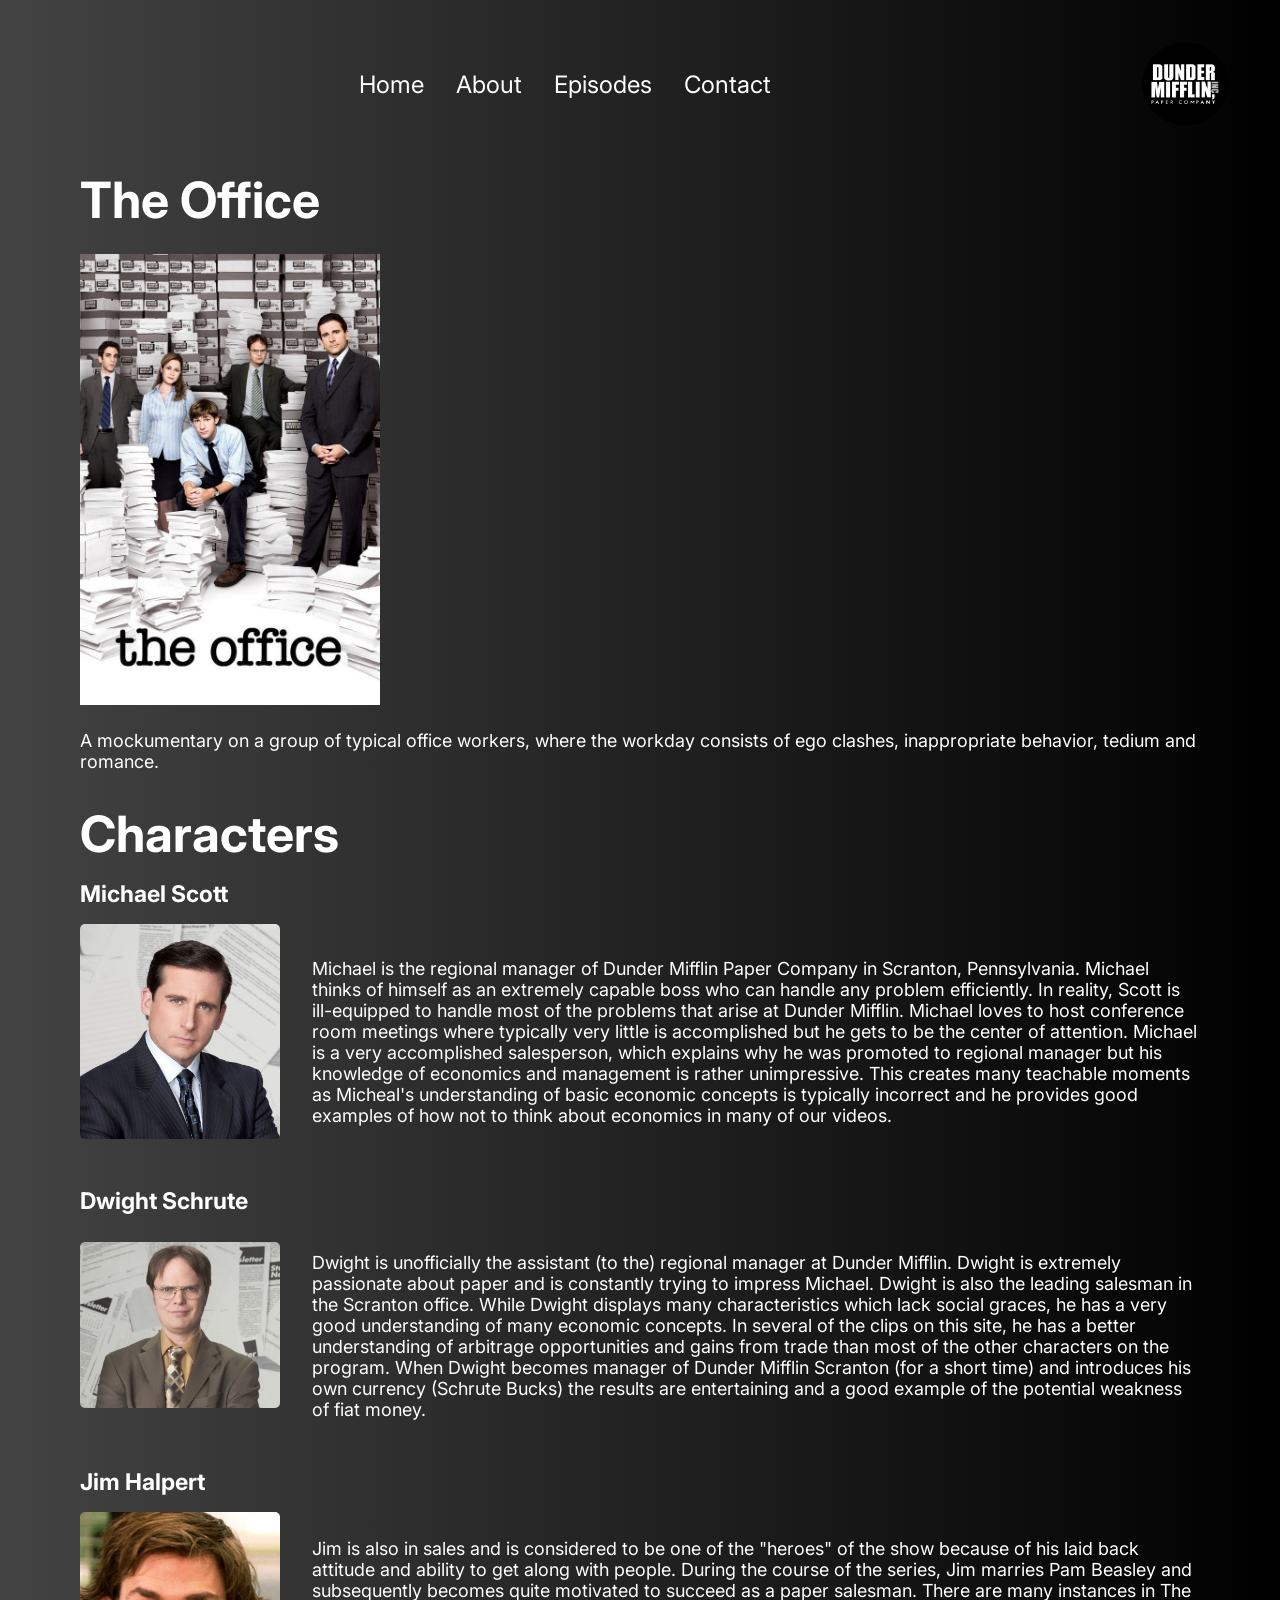
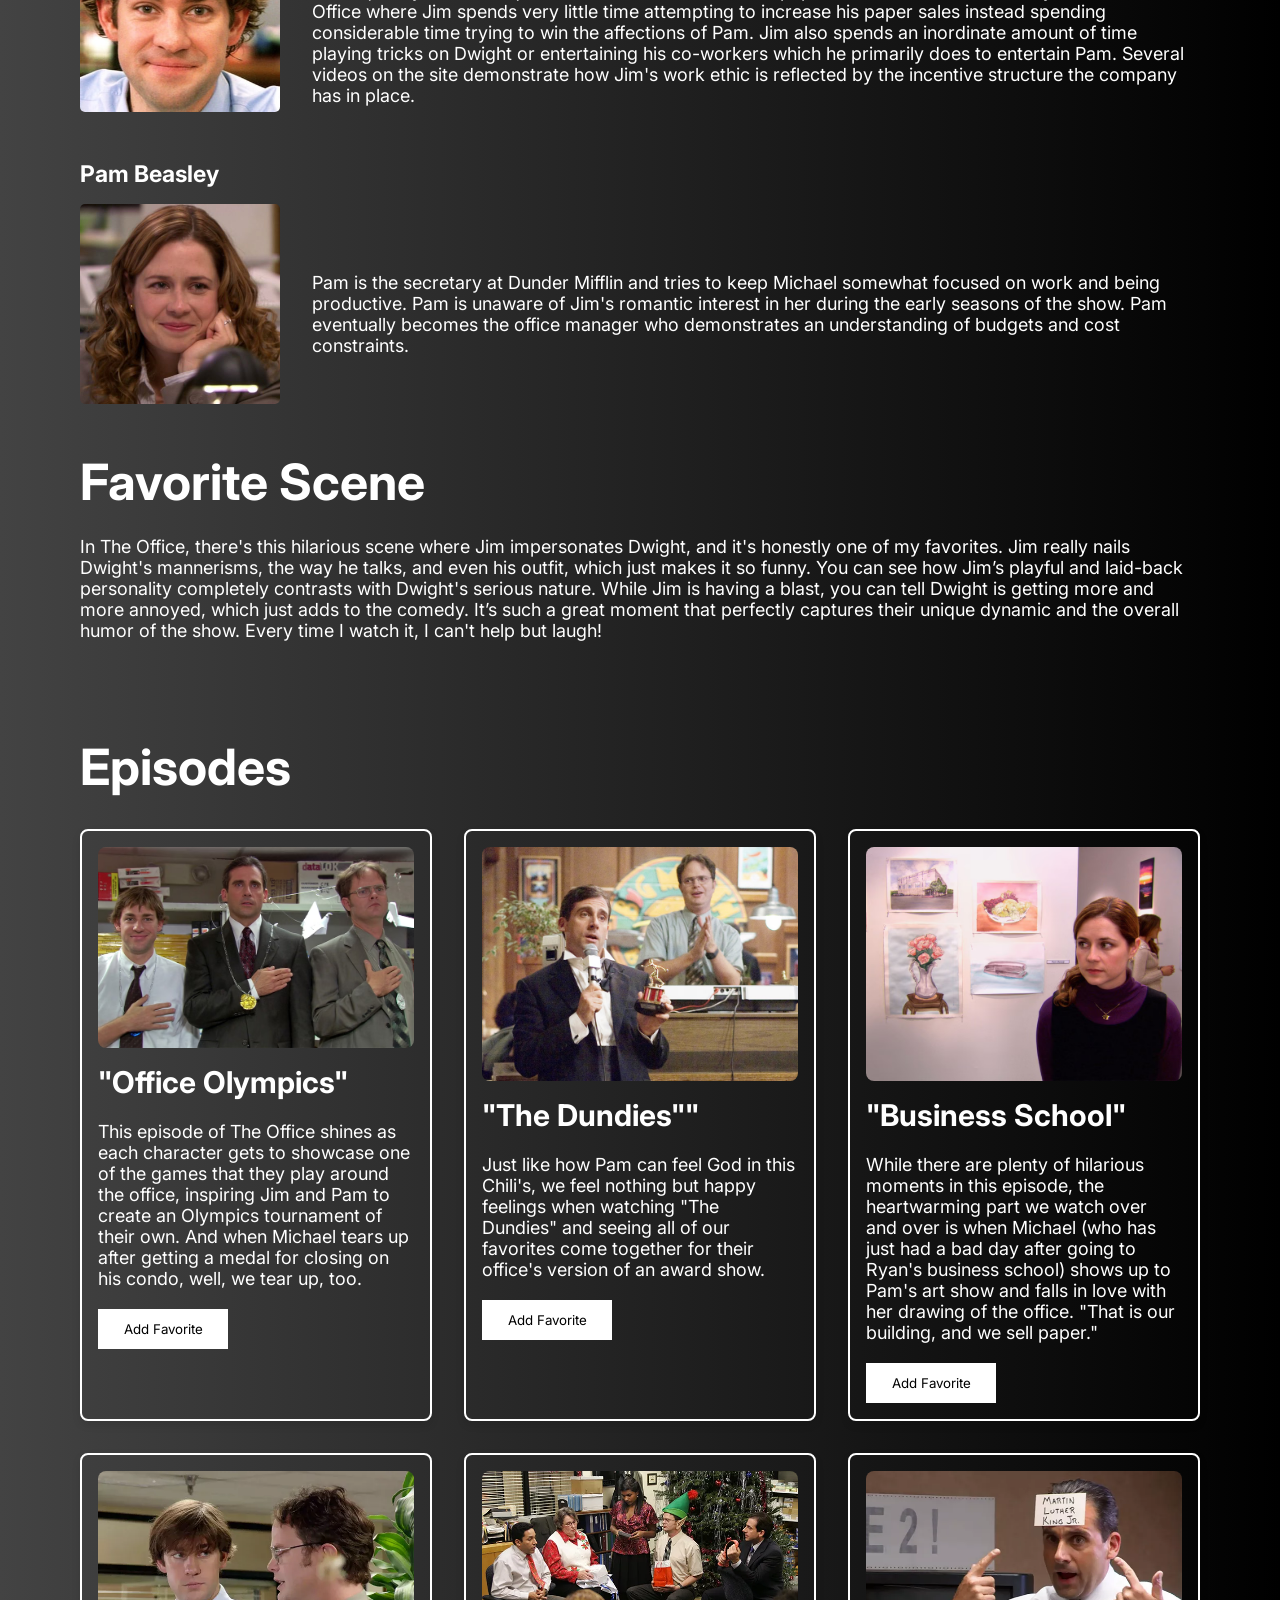
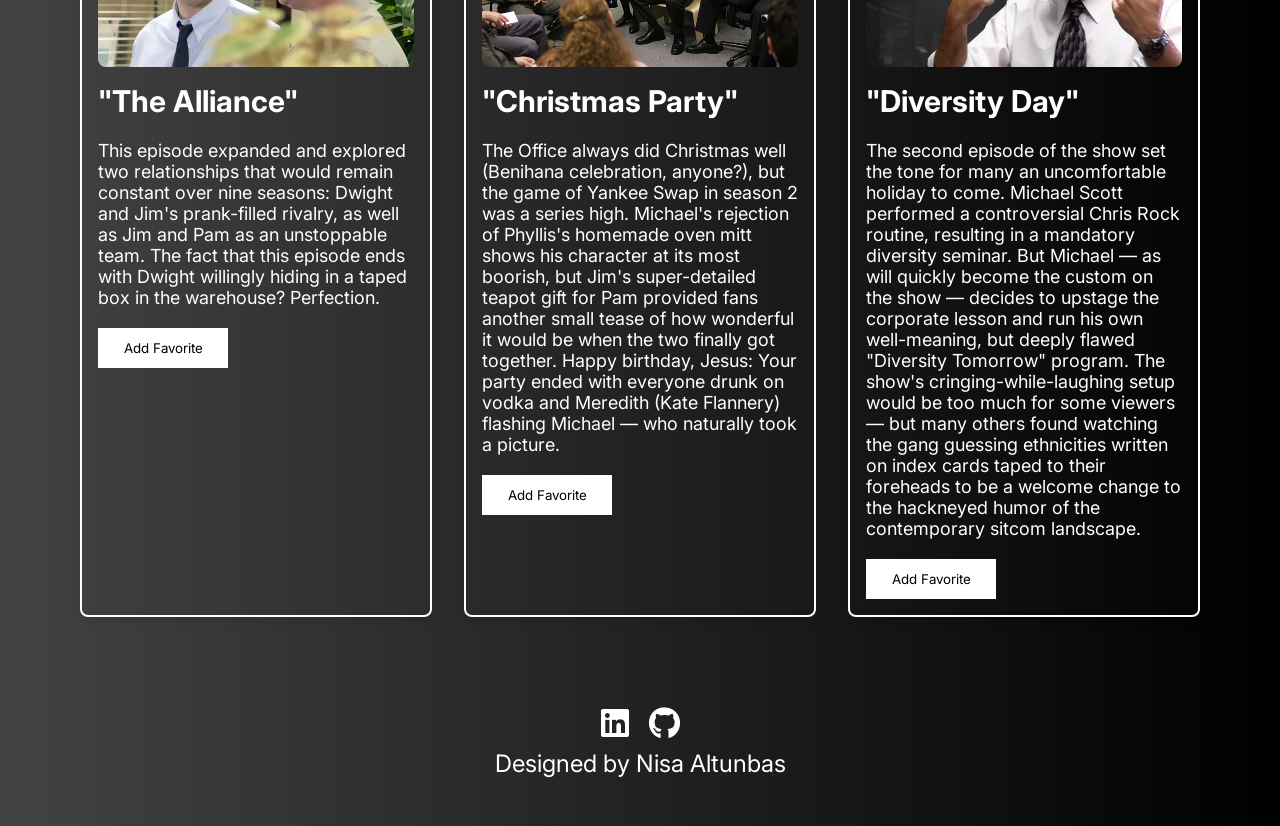
<file: project1/index.html>
<!DOCTYPE html>
<html lang="en">

<head>
    <meta charset="UTF-8">
    <meta name="viewport" content="width=device-width, initial-scale=1.0">
    <title>The Office</title>
    <link rel="stylesheet" href="style.css">
    <link rel="stylesheet" href="https://cdnjs.cloudflare.com/ajax/libs/font-awesome/6.7.2/css/all.min.css"
        integrity="sha512-Evv84Mr4kqVGRNSgIGL/F/aIDqQb7xQ2vcrdIwxfjThSH8CSR7PBEakCr51Ck+w+/U6swU2Im1vVX0SVk9ABhg=="
        crossorigin="anonymous" referrerpolicy="no-referrer" />

</head>

<body>
    <header>
        <nav>
            <ul class="navbar">
                <input type="checkbox" id="check">
                <span class="menu">
                    <li><a href="#home">Home</a></li>
                    <li><a href="#about">About</a></li>
                    <li><a href="#episodes">Episodes</a></li>
                    <li><a href="#contact">Contact</a></li>
                    <label for="check" class="close-menu"><i class="fas fa-times"></i></label>
                </span>
                <label for="check" class="open-menu"><i class="fas fa-bars"></i></label>
                <img src="img/logo.png" alt="logo">
            </ul>
        </nav>
    </header>


    <section>
        <!--Home Page-->
        <div class="header" id="home">
            <a href="https://www.imdb.com/title/tt0386676/?ref_=nv_sr_srsg_1_tt_6_nm_1_in_0_q_the%2520off"
                target="_blank">
                <h2>The Office</h2>
            </a>
            <img src="img/poster.jpg" alt="">
            <p>A mockumentary on a group of typical office workers, where the workday consists of ego clashes,
                inappropriate behavior, tedium and romance.
            </p>

            <!--Charachters Section Start-->
            <div class="characters" id="about">
                <h2>Characters</h2>

                <h3>Michael Scott</h3>
                <div class="container">
                    <img src="img/michael.jpg" alt="">
                    <p>Michael is the regional manager of Dunder Mifflin Paper Company in Scranton, Pennsylvania.
                        Michael thinks of himself
                        as an extremely capable boss who can handle any problem efficiently. In reality, Scott is
                        ill-equipped to handle
                        most of the problems that arise at Dunder Mifflin. Michael loves to host conference room
                        meetings where typically
                        very little is accomplished but he gets to be the center of attention.

                        Michael is a very accomplished salesperson, which explains why he was promoted to regional
                        manager but his knowledge
                        of economics and management is rather unimpressive. This creates many teachable moments as
                        Micheal's understanding
                        of basic economic concepts is typically incorrect and he provides good examples of how not to
                        think about economics
                        in many of our videos.</p>
                </div>


                <h3>Dwight Schrute</h3>
                <div class="container">
                    <img src="img/dwight.jpg" alt="">
                    <p>Dwight is unofficially the assistant (to the) regional manager at Dunder Mifflin. Dwight is
                        extremely passionate about paper and is constantly trying to impress Michael. Dwight is also the
                        leading salesman in the Scranton office. While Dwight displays many characteristics which lack
                        social graces, he has a very good understanding of many economic concepts. In several of the
                        clips on this site, he has a better understanding of arbitrage opportunities and gains from
                        trade than most of the other characters on the program.

                        When Dwight becomes manager of Dunder Mifflin Scranton (for a short time) and introduces his own
                        currency (Schrute Bucks) the results are entertaining and a good example of the potential
                        weakness of fiat money.</p>
                </div>


                <h3>Jim Halpert</h3>
                <div class="container">
                    <img src="img/jim.jpeg" alt="">
                    <p>Jim is also in sales and is considered to be one of the "heroes" of the show because of his laid
                        back attitude and ability to get along with people. During the course of the series, Jim marries
                        Pam Beasley and subsequently becomes quite motivated to succeed as a paper salesman. There are
                        many instances in The Office where Jim spends very little time attempting to increase his paper
                        sales instead spending considerable time trying to win the affections of Pam. Jim also spends an
                        inordinate amount of time playing tricks on Dwight or entertaining his co-workers which he
                        primarily does to entertain Pam. Several videos on the site demonstrate how Jim's work ethic is
                        reflected by the incentive structure the company has in place.</p>
                </div>

                <h3>Pam Beasley</h3>
                <div class="container">
                    <img src="img/pam.jpg" alt="">
                    <p>Pam is the secretary at Dunder Mifflin and tries to keep Michael somewhat focused on work and
                        being productive. Pam is unaware of Jim's romantic interest in her during the early seasons of
                        the show. Pam eventually becomes the office manager who demonstrates an understanding of budgets
                        and cost constraints.
                    </p>
                </div>
            </div>
            <!--Charachters Section End-->

            <!--Favorite Scene Start-->
            <div class="favorite-scene">
                <h2>Favorite Scene</h2>

                <p>In The Office, there's this hilarious scene where Jim impersonates Dwight, and it's honestly one of
                    my favorites. Jim really nails Dwight's mannerisms, the way he talks, and even his outfit, which
                    just makes it so funny. You can see how Jim’s playful and laid-back personality completely contrasts
                    with Dwight's serious nature. While Jim is having a blast, you can tell Dwight is getting more and
                    more annoyed, which just adds to the comedy. It’s such a great moment that perfectly captures their
                    unique dynamic and the overall humor of the show. Every time I watch it, I can't help but laugh!</p>

            </div>
            <!--Favorite Scene End-->


            <!--Episodes Section Start-->
            <h2>Episodes</h2>
            <div class="episodes" id="episodes">
                
                <div class="card">
                    <img src="img/episode1.jpg" alt="">
                    <div class="card-content">
                        <h3>"Office Olympics"</h3>
                        <p>This episode of The Office shines as each character gets to showcase one of the games that
                            they play around
                            the office, inspiring Jim and Pam to create an Olympics tournament of their own.

                            And when Michael tears up after getting a medal for closing on his condo, well, we tear up,
                            too.</p>
                        <button class="favoriteBtn">Add Favorite</button>
                    </div>
                </div>


                <div class="card">
                    <img src="img/episode2.jpg" alt="">
                    <div class="card-content">
                        <h3>"The Dundies""</h3>
                        <p>Just like how Pam can feel God in this Chili's, we feel nothing but happy feelings when
                            watching "The Dundies" and seeing all of our favorites come together for their office's
                            version of an award show.
                        </p>
                        <button class="favoriteBtn">Add Favorite</button>
                    </div>
                </div>

                <div class="card">
                    <img src="img/episode3.jpg" alt="">
                    <div class="card-content">
                        <h3>"Business School"</h3>
                        <p>While there are plenty of hilarious moments in this episode, the heartwarming part we watch
                            over and over is when Michael (who has just had a bad day after going to Ryan's business
                            school) shows up to Pam's art show and falls in love with her drawing of the office.
                            "That is our building, and we sell paper."
                        </p>
                        <button class="favoriteBtn">Add Favorite</button>
                    </div>
                </div>

                <div class="card">
                    <img src="img/episode4.jpg" alt="">
                    <div class="card-content">
                        <h3>"The Alliance"</h3>
                        <p>This episode expanded and explored two relationships that would remain constant over nine
                            seasons: Dwight and Jim's prank-filled rivalry, as well as Jim and Pam as an unstoppable
                            team. The fact that this episode ends with Dwight willingly hiding in a taped box in the
                            warehouse? Perfection.
                        </p>
                        <button class="favoriteBtn">Add Favorite</button>
                    </div>
                </div>

                <div class="card">
                    <img src="img/episode5.jpg" alt="">
                    <div class="card-content">
                        <h3>"Christmas Party" </h3>
                        <p>The Office always did Christmas well (Benihana celebration, anyone?), but the game of Yankee
                            Swap in season 2 was a series high. Michael's rejection of Phyllis's homemade oven mitt
                            shows his character at its most boorish, but Jim's super-detailed teapot gift for Pam
                            provided fans another small tease of how
                            wonderful it would be when the two finally got together. Happy birthday, Jesus: Your party
                            ended with everyone drunk on
                            vodka and Meredith (Kate Flannery) flashing Michael — who naturally took a picture.
                        </p>
                        <button class="favoriteBtn">Add Favorite</button>
                    </div>
                </div>

                <div class="card">
                    <img src="img/episode6.jpg" alt="">
                    <div class="card-content">
                        <h3>"Diversity Day" </h3>
                        <p>The second episode of the show set the tone for many an uncomfortable holiday to come. Michael Scott performed a controversial Chris Rock routine, resulting in a mandatory diversity seminar. But Michael — as will quickly become the custom on the show — decides to upstage the corporate lesson and run his own well-meaning, but deeply flawed "Diversity Tomorrow" program. The show's cringing-while-laughing setup would be too much for some viewers — but many others found watching the gang guessing ethnicities written on index cards taped to their foreheads to be a welcome change to the hackneyed humor of the contemporary sitcom landscape.
                        </p>
                        <button class="favoriteBtn">Add Favorite</button>
                    </div>
                </div>
            </div>
            <!--Episodes Section End-->


        </div>
        <!--Footer Section Start-->
        <div class="footer" id="contact">
            <div class="social">
                <a href="https://www.linkedin.com/in/nisa-altunbas/"><i class="fa-brands fa-linkedin"></i></a>
                <a href="https://github.com/nisaaltunbas"><i class="fa-brands fa-github"></i></a>
            </div>
            <p>Designed by Nisa Altunbas</p>
        </div>
        <!--Footer Section End-->
    </section>

    <script>
        document.querySelectorAll('.favoriteBtn')
        .forEach(btn =>btn.addEventListener('click', () => btn.classList.toggle('favorite'))
);
    </script>
</body>

</html>
</file>
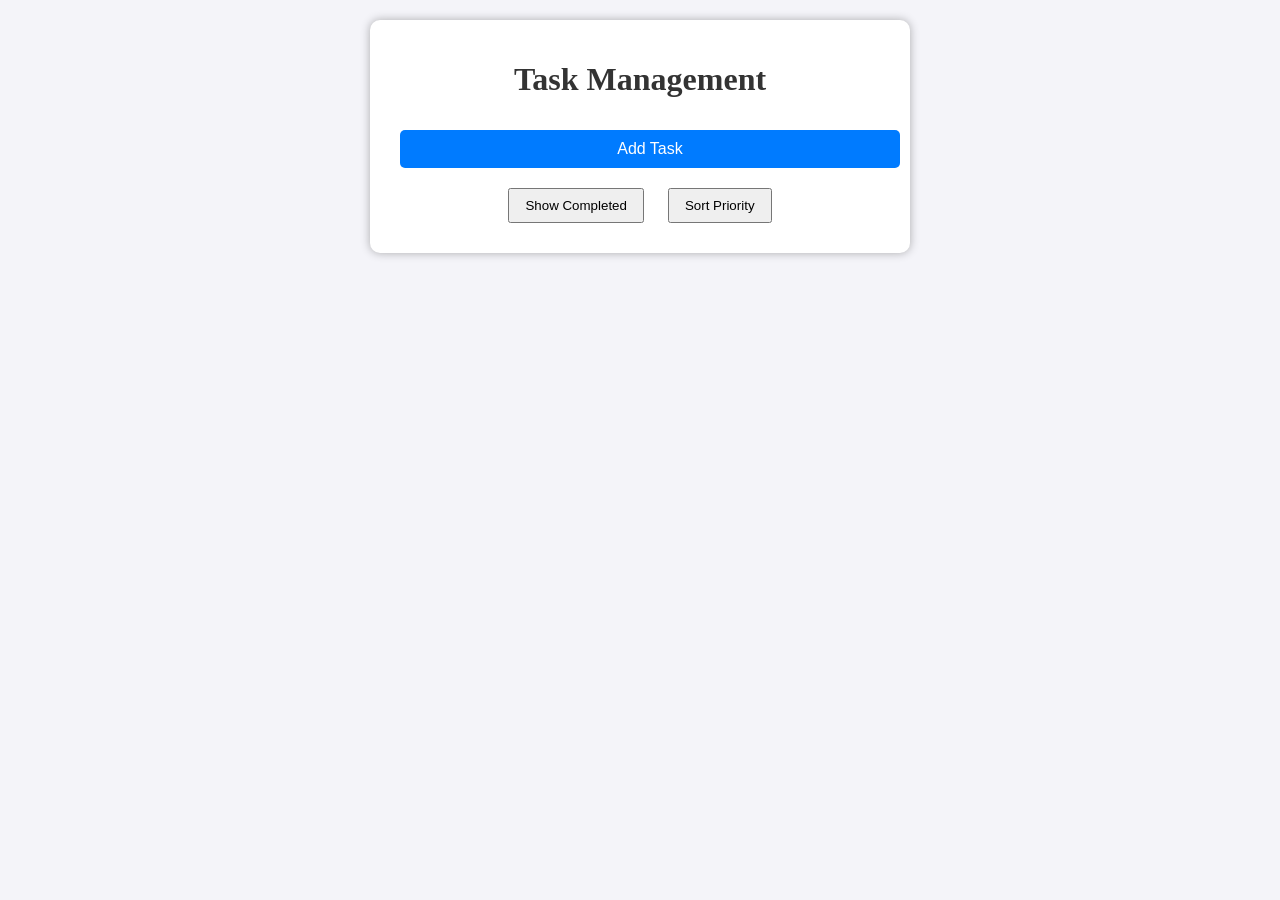
<file: project2/index.html>
<!DOCTYPE html>
<html lang="en">
<head>
    <meta charset="UTF-8">
    <meta name="viewport" content="width=device-width, initial-scale=1.0">
    <title>Document</title>
    <link rel="stylesheet" href="style.css">
</head>
<body>
    <div class="task-management">
        <h1>Task Management</h1>
        <button class="open-task">Add Task</button>
        <button id="showCompleted">Show Completed</button>
        <button id="sortPriority">Sort Priority</button>

    </div>
    
    <div id="errorPopup" style="display: none;" class="error-popup">
        <div class="error-content">
            <span class="close-error" onclick="closeErrorPopup()">&times;</span>
            <p id="errorMessage"></p>
        </div>
    </div>

        <div id="taskModal" class="modal">
            <div class="task-content">
                <span class="close-task">&times;</span>
                <h2>Add New Task</h2>
                <form id="taskForm">
                <label class="title-label" for="">Task Title</label>
                <input type="text" id="taskTitle" placeholder="Task Title" required>
                <label class="title-label" for="">Task Description</label>
                <textarea name="" id="taskDescription" placeholder="Task Description"></textarea>


                <label class="title-label" for="">Priority</label>
                <div class="priority">
                <label for=""><input type="radio" name="priority" value="Low" >Low</label>
                <label for=""><input type="radio" name="priority" value="Medium" >Medium</label>
                <label for=""><input type="radio" name="priority" value="High" >High</label>
            </div>
            <p id="error" class="error"></p>

              
            <button type="submit">Add Task</button>
                </form>
        </div>
    </div>
    <div id="taskList">
        <div class="task-item" data-priority="high">
            <h3>Task Title</h3>
            <p>Description of the task</p>
            <p>Priority:</p>
            <button class="complete-btn">Complete</button>
            <button class="delete-btn">Delete</button>
        
          </div>
    </div>


    <script src="script.js"></script>
</body>
</html>
</file>
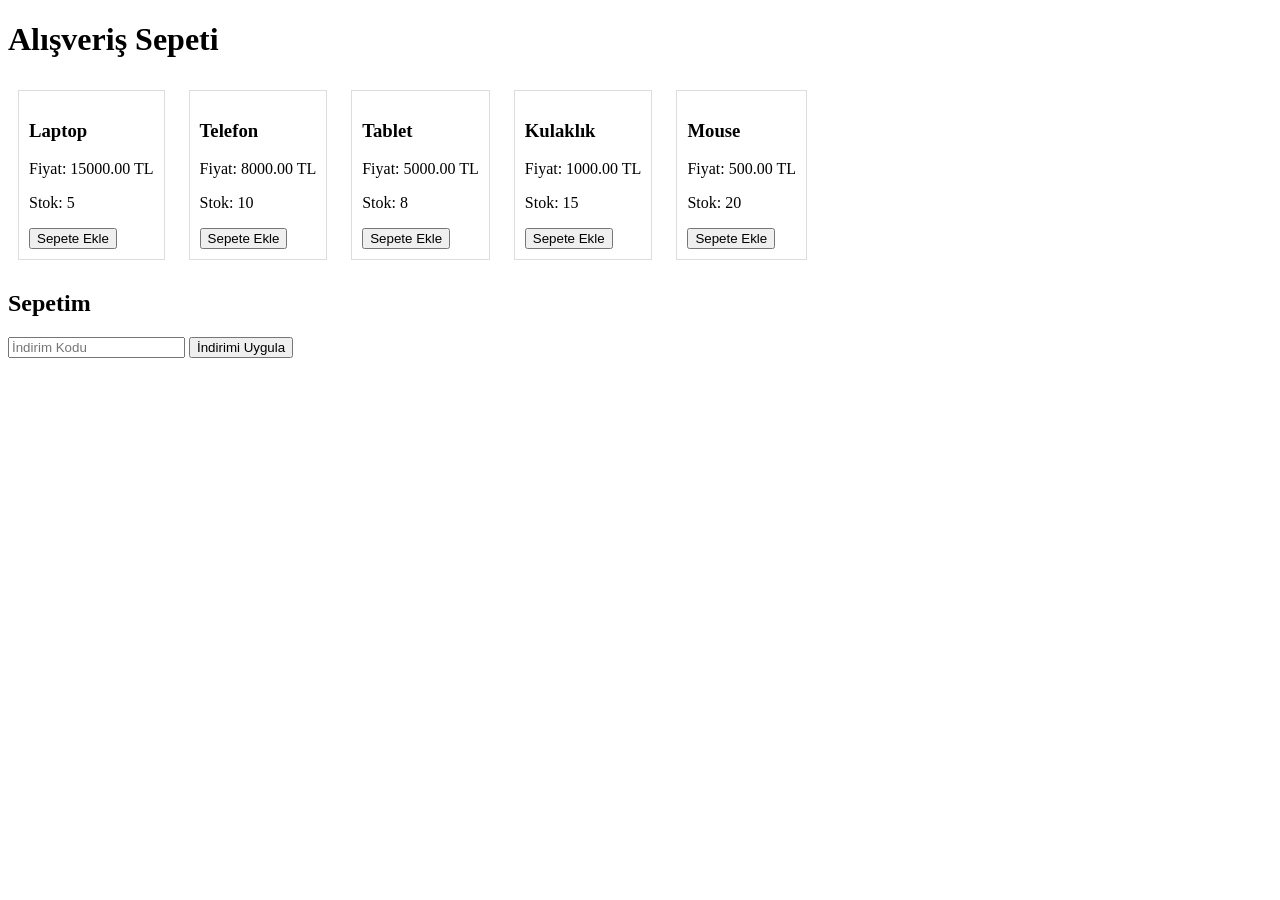
<file: project4/homework3/index.html>
<!DOCTYPE html>
<html lang="tr">
<head>
    <meta charset="UTF-8">
    <meta name="viewport" content="width=device-width, initial-scale=1.0">
    <title>Debug Örneği - Alışveriş Sepeti</title>
    <style>
        .product-card {
            border: 1px solid #ddd;
            padding: 10px;
            margin: 10px;
            display: inline-block;
        }
        .cart-item {
            display: flex;
            justify-content: space-between;
            padding: 10px;
            border-bottom: 1px solid #eee;
        }
        #error {
            color: red;
        }
        #message {
            color: green;
        }
    </style>
</head>
<body>
    <h1>Alışveriş Sepeti</h1>
    
    <div id="products"></div>
    
    <h2>Sepetim</h2>
    <div id="cart"></div>
    <div id="total"></div>
    
    <form id="discount-form">
        <input type="text" id="discount-code" placeholder="İndirim Kodu">
        <button type="submit">İndirimi Uygula</button>
    </form>
    
    <div id="error"></div>
    <div id="message"></div>

    <script src="index.js"></script>
</body>
</html>
</file>
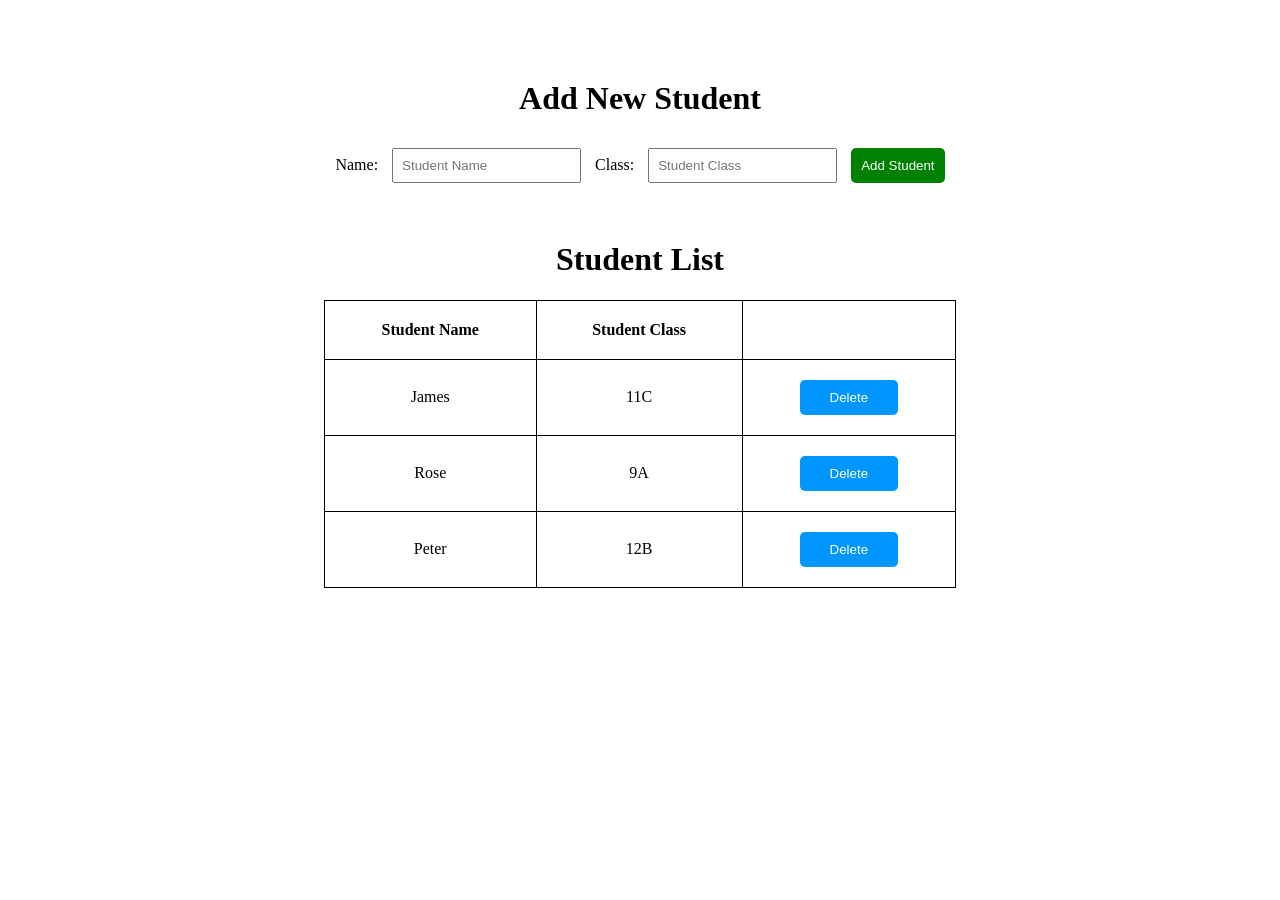
<file: week3/homework1/index.html>
<!DOCTYPE html>
<html lang="en">
<head>
    <meta charset="UTF-8">
    <meta name="viewport" content="width=device-width, initial-scale=1.0">
    <title>Document</title>
    <script src="https://cdnjs.cloudflare.com/ajax/libs/jquery/3.7.1/jquery.min.js"></script>
    <link rel="stylesheet" href="style.css">
</head>
<body>
    <form id="formStudent" action="">
        <h1>Add New Student</h1>
        <label for="">Name:</label>
        <input type="text" id="studentName" placeholder="Student Name">
        <label for="">Class:</label>
        <input type="text" id="studentClass" placeholder="Student Class">
        <button type="submit" id="addStudent">Add Student</button>
    </form>

    <h1 class="header">Student List</h2>
    <table id="studentTable">
        <thead>
            <tr>
                <th>Student Name</th>
                <th> Student Class</th>
            </tr>
        </thead>
        <tbody>

        </tbody>
    </table>

    <script src="script.js"></script>
</body>
</html>
</file>
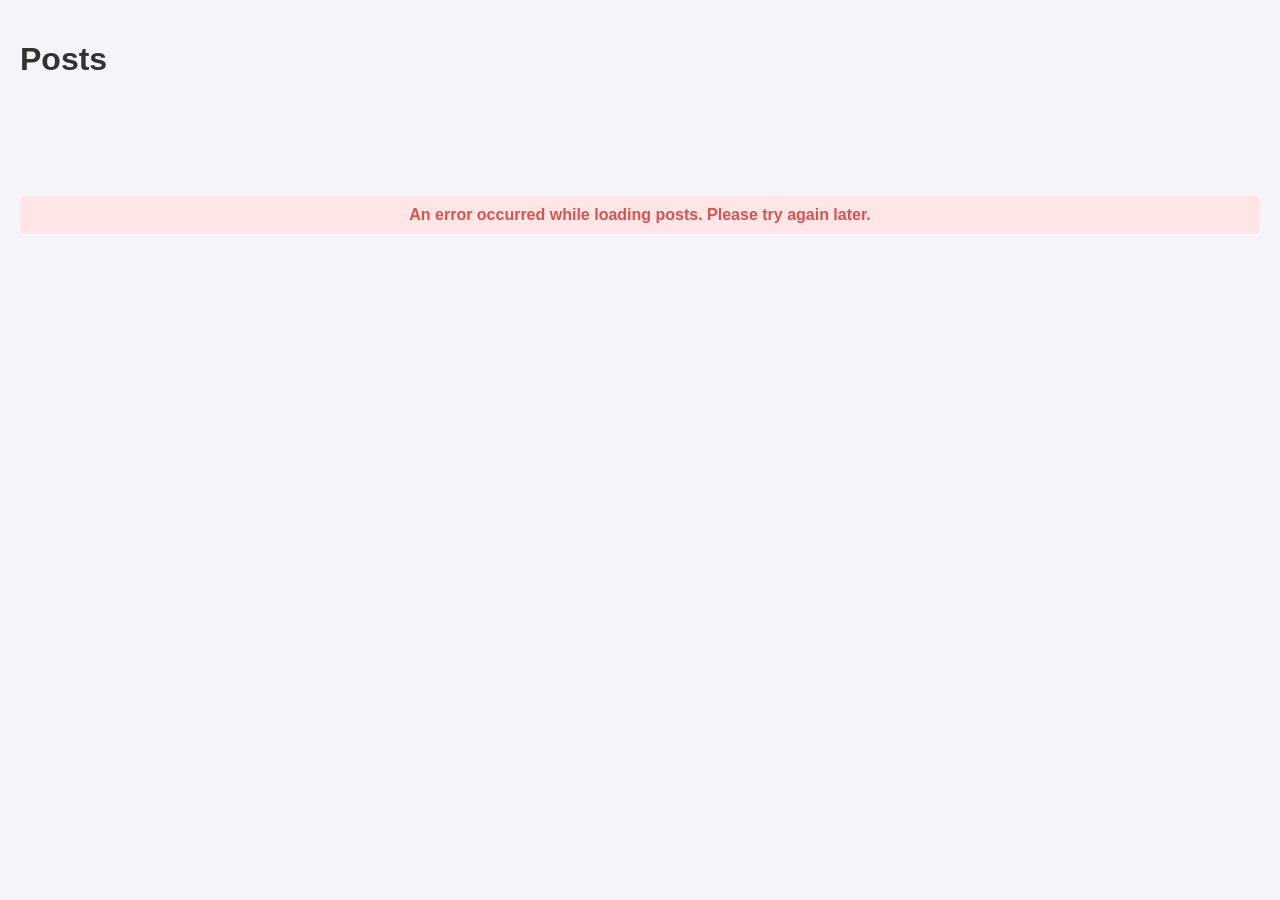
<file: week3/homework2/index.html>
<!DOCTYPE html>
<html lang="tr">
<head>
    <meta charset="UTF-8">
    <meta name="viewport" content="width=device-width, initial-scale=1.0">
    <title>JSON Posts</title>
    <script src="https://code.jquery.com/jquery-3.7.1.min.js"></script>
    <link rel="stylesheet" href="style.css">
</head>
<body>
    <h1>Posts</h1>
    <div id="postContainer"></div>
    <p id="loading">Loading...</p>
    <p id="error">An error occurred while loading posts. Please try again later.</p>


    <script src="script.js"></script>
</body>
</html>
</file>
<file: project1/style.css>
@import url('https://fonts.googleapis.com/css2?family=Inter:ital,opsz,wght@0,14..32,100..900;1,14..32,100..900&display=swap');

*{
    font-family: 'Inter','sans-serif';
    margin: 0;
    padding: 0;
    box-sizing: border-box;
}

body{
    background-image: linear-gradient(to right, #434343 0%, black 100%);
    color: white;
}
.favoriteBtn{
    background-color: white;
    color: black;
    width: 130px;
    height: 40px;
    margin-top: 20px;
    border: none;
    cursor: pointer;
    transition: all .3s ease;
}
.favoriteBtn.favorite{
    background-color: red;
    color: #fff;
}

.navbar{
    margin-top: 30px;
    width: 100%;
    display: flex;
    justify-content: space-between;
    align-items: center;
    list-style: none;
    position: relative;
    padding: 12px 20px;
}
.navbar img{
    width: 150px;
    margin-left: auto;
}
.menu{
    display: flex;
    justify-content: center;
    align-items: center;
    flex: 1;
    gap: 2rem;
}
.menu li a{
    display: inline-block;
    text-decoration: none;
    text-align: center;
    transition: 0.15s ease-in-out;
    position: relative;
    color: white;
    font-size: 1.5rem;
}
.open-menu,.close-menu{
    position: absolute;
    cursor: pointer;
    font-size: 1.5rem;
    display: none;
    color: white;
}
.open-menu{
    top: 10%;
    right: 10px;
    transform: translateY(-50%);
}
.close-menu{
    top: 20px;
    right: 20px;
}
#menu-toggle{
    display:none ;
}
.open-sidebar,.close-sidebar{
    font-size: 30px;
    display: none;
    cursor: pointer;
    color: white;
}
#check{
    display: none;
}

.header{
    margin: 2rem 5rem 2rem 5rem ;
}
.header a{
    text-decoration: none;
}
.header h2{
    font-size: 50px;
    color: white;
    margin-bottom: 1.5rem;
}
.header img{
    width: 300px;
    height: auto;
    justify-content: flex-end;
}
.header p{
    font-size: 18px;
    margin-top: 1.3rem;
}

.container{
    display: flex;
    align-items: center;
    margin-bottom: 3rem;
    gap: 2rem;
}
.characters h2{
    margin-bottom: 1rem;
    margin-top: 2rem;
}
.characters h3{
    font-size: 23px;
    margin-bottom: 1rem;
}
.characters p{
    box-sizing: border-box;
    display: flex;

}
.characters img{
    width: 200px;
    height: auto;
    border-radius: 5px;
}

.favorite-scene p{
    margin-top: 1rem;
    font-size: 18px;
    margin-bottom: 6rem;
}

.episodes {
    display: grid;
    grid-template-columns: repeat(3, 1fr);
    gap: 2rem; 
    margin-top: 2rem;
}

.episodes .card {
    display: flex;
    flex-direction: column;
    align-items: center;
    justify-content: flex-start;
    border-radius: 8px;
    border: 2px solid white;
    box-shadow: 0 4px 8px rgba(0, 0, 0, 0.1);
    padding: 1rem;
    height: 100%;
}

.episodes img {
    width: 100%;
    height: auto;
    border-radius: 8px;
    margin-bottom: 1rem;
}

.card-content{
    display: flex;
    flex-direction: column;
    flex-wrap: nowrap;
}
.card-content h3{
    font-size: 30px;
    white-space: nowrap;
}
.footer{
    padding: 3rem;
}
.footer .social{
    display: flex;
    justify-content: center;
}
.footer .social a{
    text-decoration: none;
    padding: 10px;
    color: white;
    display: flex;
    justify-content: center;
}
.footer .social i{
    font-size: 2rem;
}
.footer  p{
    font-size: 1.5rem;
    display: flex;
    justify-content: center;
}


@media(max-width:480px){
    .menu{
        flex-direction: column;
        align-items: center;
        justify-content: center;
        width: 80%;
        height: 100vh;
        position: fixed;
        top: 0;
        right: -100%;
        z-index: 100;
        transition: right 0.3s ease;
        transform: all 0.2s ease-in-out;
        color: black;
        background-color: black;
    }
    .menu li{
        font-size: 40px;
    }
    .menu li a{
        padding: 30px;
    }
    .open-menu,.close-menu{
        display: block;
    }
    #check:checked ~.menu{
        right: 0;
    }
    .header{
        margin:2rem;
    }
    nav{
        display: flex;
        padding: 0;
        margin: 0;
        width: 100%;
    }
    nav .navbar-links{
        display: none;
    }
    nav img{
        display: flex;
        justify-content: center;
        align-items: center;
    }
    .container{
        flex-direction: column;
    }
    .episodes {
        grid-template-columns: 1fr; 
    }
    .episodes .card{
        flex-direction: column;
        box-sizing: border-box;
        width: 300px;
        align-items: center;
        
    }
    .episodes .card-content{
        width: 250px;
    }
    
    .episodes .card img{
        width: 285px;
    }
    .characters img{
        width: 100%;
    }
}
@media(min-width:480px) and (max-width:952px){
    .episodes {
        grid-template-columns: 1fr; 
    }
    .episodes .card{
        flex-direction: column;
        box-sizing: border-box;
        width: 400px;
        align-items: center;
        
    }
    .episodes .card-content{
        width: 350px;
    }
    
    .episodes .card img{
        width: 350px;
    }
    .container{
        flex-direction: column;
    }
    .menu li a{
        display: inline-block;
        text-decoration: none;
        text-align: center;
        transition: 0.15s ease-in-out;
        position: relative;
        color: white;
        font-size: 1.2rem;
    }
}
</file>
<file: project2/style.css>
body {
    text-align: center;
    background: #f4f4f9;
    color: #333
}

button {
    margin: 10px;
    padding: 8px 15px;
    cursor: pointer;
}

.task-management {
    width: 90%;
    max-width: 500px;
    margin: 20px auto;
    padding: 20px;
    box-shadow: 0 0 10px rgba(0, 0, 0, 0.3);
    border-radius: 10px;
    background-color: #ffffff;
}

.open-task {
    background: #007bff;
    color: white;
    border: none;
    padding: 10px;
    cursor: pointer;
    border-radius: 5px;
    width: 100%;
    font-size: 16px;
}
.open-task:hover {
    background: #1565c0;
}

.error-popup {
    display: none;
    position: fixed;
    top: 0;
    left: 0;
    right: 0;
    bottom: 0;
    background-color: rgba(0, 0, 0, 0.5);
    justify-content: center;
    align-items: center;
    z-index: 1000;
}

.error-content {
    background-color: white;
    padding: 10px;
    border-radius: 10px;
    max-width: 350px;
    width: 100%;
    position: relative;
}

.close-popup {
    position: absolute;
    top: 10px;
    right: 10px;
    cursor: pointer;
    font-size: 10px;
}
.close-error{
    cursor: pointer;
    font-size: 1.2rem;
    display: flex;
    align-items: end;
    justify-content: end;
}

.close-task {
    color: #aaa;
    float: right;
    font-size: 28px;
    font-weight: bold;
    cursor: pointer;
}

.close-task:hover {
    color: black;
}

.modal {
    display: none;
    position: fixed;
    z-index: 1;
    left: 0;
    top: 0;
    width: 100%;
    height: 100%;
    background-color: rgba(0, 0, 0, 0.5);
    justify-content: center;
    align-items: center;
}

#taskModal {
    display: none;
}

.task-content {
    width: 100%;
    max-width: 500px;
    margin: 10% auto;
    padding: 20px;
    border-radius: 10px;
    text-align: left;
    box-shadow: 0 0 10px rgba(0, 0, 0, 0.3);
    background: white;
    box-sizing: border-box;
}

.task-content input,
.task-content textarea {
    width: 100%;
    box-sizing: border-box;
    padding: 10px;
    margin: 5px;
    margin-bottom: 1.5rem;
    border: 1px solid #ccc;
    border-radius: 5px;
}
.task-content h2{
    display: flex;
    align-items: center;
    justify-content: center;
}
.task-content .title-label{
    font-size: 20px;
    margin-left: 10px;
}

.task-content button {
    background-color: #28a745;
    color: white;
    border: none;
    padding: 10px;
    width: 100%;
    margin-top: 10px;
    cursor: pointer;
    border-radius: 5px;
}

.priority {
    gap: 20px;
    font-size: 20px;
    justify-content: space-between;
    align-items: center;
    margin-top: 10px;
    display: flex;
}
.priority label{
    display: flex;
    align-items: center;
    justify-content: center;
    padding: 5px 10px;

}

.priority button {
    background: #dc3545;
    color: white;
    border: none;
    padding: 5px 10px;
    cursor: pointer;
    border-radius: 5px;
}

.priority button:hover {
    background-color: #c82333;
}

.priority input[type="radio"] {
    margin-right: 10px;
    margin-top: 1rem;
}

.task-item {
    display: inline;
    flex-direction: column;
    align-items: center;
    border-radius: 8px;
    box-shadow: 0 4px 10px rgba(0, 0, 0, 0.3);
    padding: 10px;
    width: 80%; 
    box-sizing: border-box;
    transition: transform 0.3s ease;
    height:100%;
    gap: 10px;
    background-color: #ffffff;


}
.task-item h3,.task-item p{
    font-size: 1.5rem;
    font-weight: bold;
}
.task-item.completed {
    background-color: green;
    color: white;
    display: inline-block;
}

.task-item:hover {
    transform: scale(1.05);
}

.task-item button {
    background-color: #ff4747;
    border: none;
    color: white;
    padding: 10px;
    border-radius: 5px;
    cursor: pointer;
    display: inline-block;
}

.task-item button:hover {
    background-color: #ff2a2a;
}

#taskList {
    display: grid;
    grid-template-columns: repeat(3, 1fr); 
    justify-content: center;
    padding: 20px;
    grid-auto-rows: 1fr;
    gap: 20px;
}
</file>
<file: week3/homework1/style.css>
.header{
    text-align: center;
    margin-top: 3rem;
}
#formStudent{
    justify-content: center;
    text-align: center;
    margin-top: 5rem;
}
table {
    width: 50%;
    margin: 20px auto;
    border-collapse: collapse;
}
table, th, td {
    border: 1.5px solid black;
}
th, td {
    padding: 20px;
    text-align: center;
}
tr:hover {
    background-color: #e1e1e1;
}
input[type="text"] {
    margin: 10px;
    padding: 8px;
}
#addStudent {
    padding: 10px 10px;
    background-color: green;
    color: white;
    border: none;
    cursor: pointer;
    border-radius: 5px;
}
#addStudent:hover {
    background-color: #31BC61;
}
.deleteBtn{
    padding: 10px 30px;
    background-color: #0096FF;
    color: white;
    border: none;
    cursor: pointer;
    border-radius: 5px;
}
.deleteBtn:hover{
    background-color: #ff0000;
}
</file>
<file: week3/homework2/style.css>
body {
    font-family: 'Poppins', Arial, sans-serif;
    background-color: #f4f4f9;
    margin: 0;
    padding: 20px;
    color: #333;
}

#postContainer {
    padding-bottom: 80px;
    max-width: 800px;
    margin: 0 auto;
}

.post {
    background: #fff;
    border-radius: 8px;
    box-shadow: 0 4px 8px rgba(0, 0, 0, 0.1);
    padding: 15px;
    margin: 15px 0;
    transition: transform 0.3s ease;
}

.post:hover {
    transform: translateY(-3px);
    box-shadow: 0 6px 12px rgba(0, 0, 0, 0.15);
}

.post h3 {
    margin: 0 0 10px;
    font-size: 20px;
    color: #007bff;
}

.post p {
    font-size: 16px;
    line-height: 1.5;
    color: #555;
}

#loading {
    display: none;
    text-align: center;
    position: fixed;
    bottom: 20px;
    left: 50%;
    transform: translateX(-50%);
    font-weight: bold;
    font-size: 18px;
    background: #007bff;
    color: #fff;
    padding: 10px 20px;
    border-radius: 5px;
    box-shadow: 0 2px 5px rgba(0, 0, 0, 0.2);
}

#error {
    color: #d9534f;
    text-align: center;
    font-weight: bold;
    background: #ffe6e6;
    padding: 10px;
    border-radius: 5px;
    display: none;
}
</file>
